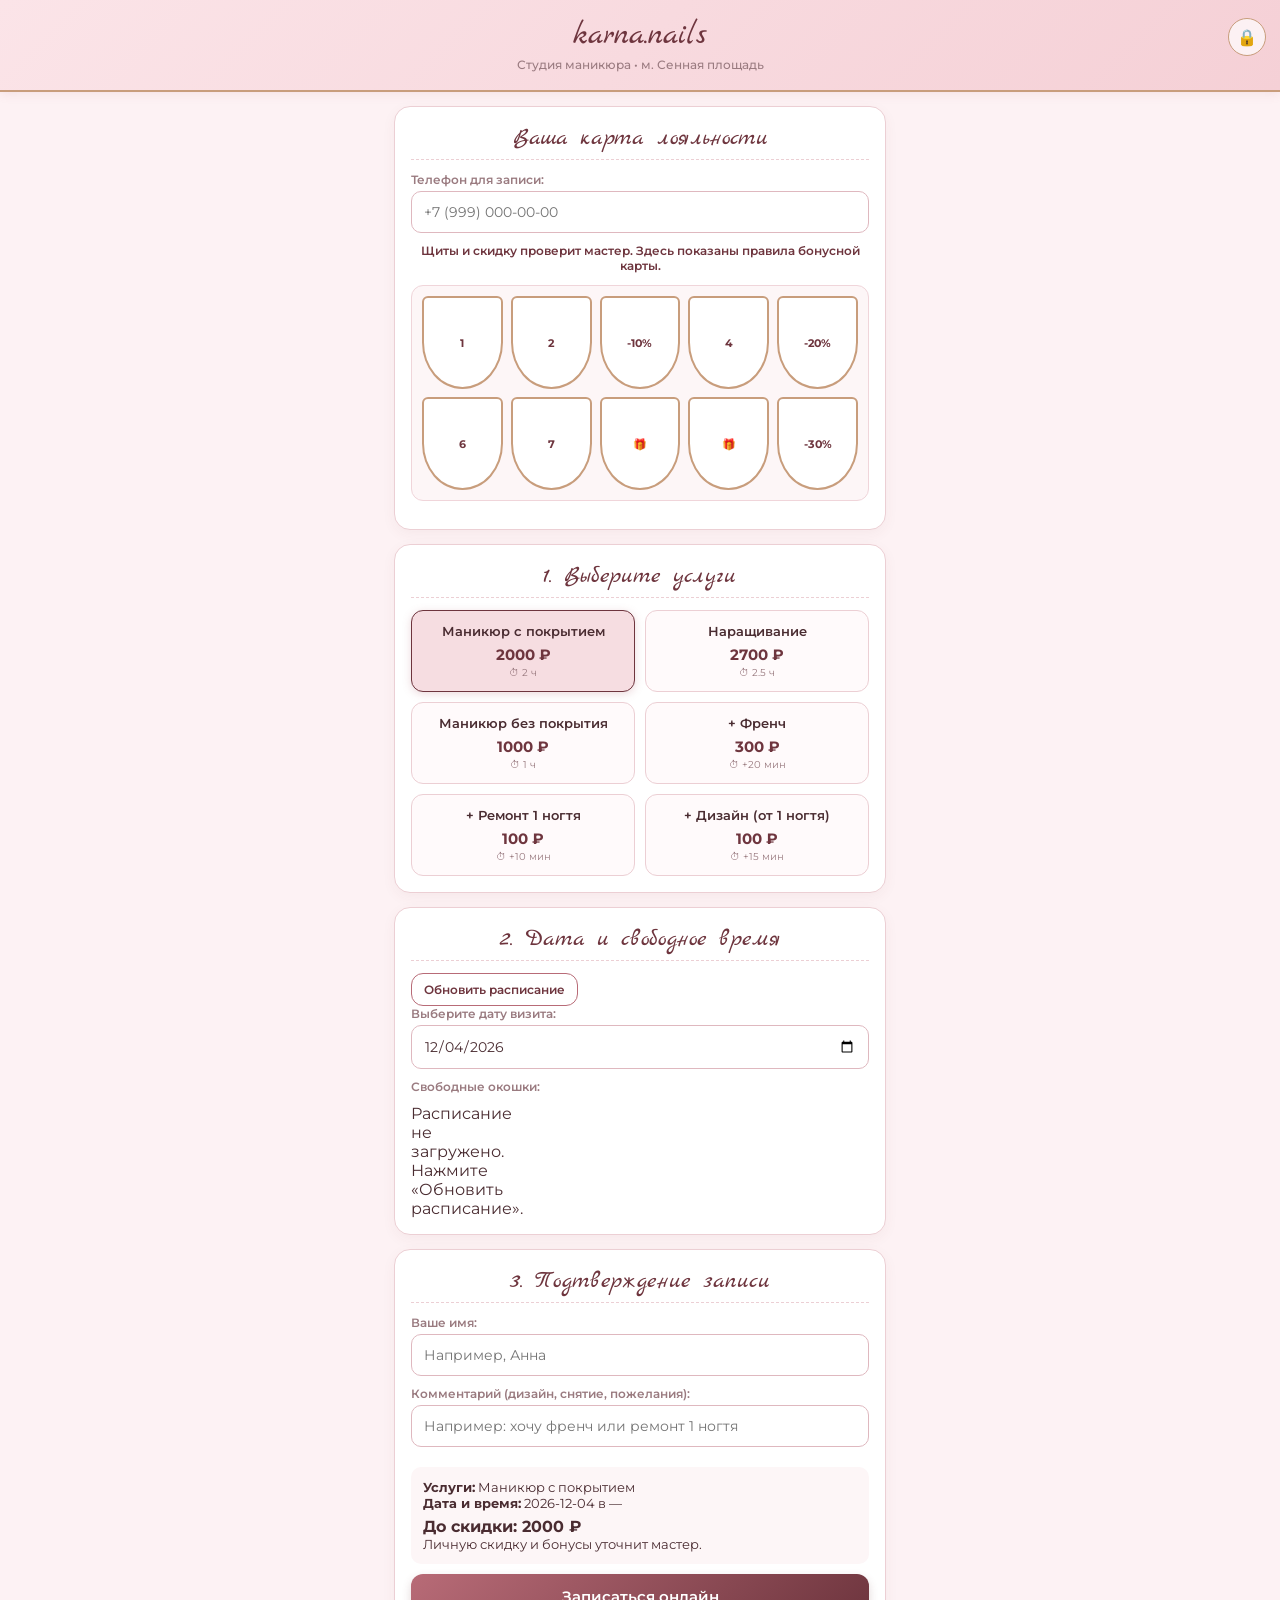
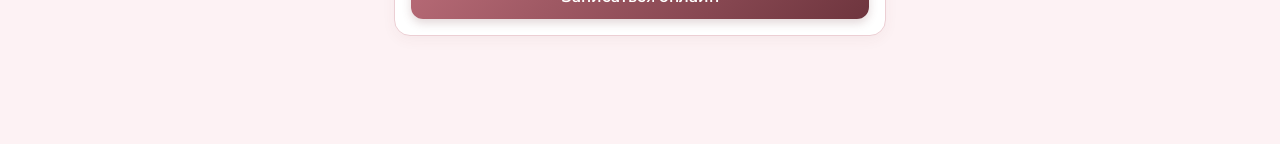
<file: index.html>
<!DOCTYPE html>
<html lang="ru">
<head>
  <meta charset="UTF-8">
  <meta name="referrer" content="no-referrer">
  <meta name="viewport" content="width=device-width, initial-scale=1.0, maximum-scale=1.0, user-scalable=no">
  <title>karna.nails — Онлайн-запись и CRM</title>
  <link href="https://fonts.googleapis.com/css2?family=Marck+Script&family=Montserrat:wght@400;500;600;700&display=swap" rel="stylesheet">
  <link rel="stylesheet" href="styles.css?v=portfolio-classic-1">
  <script src="https://accounts.google.com/gsi/client" async defer></script>
  <script src="app.js?v=portfolio-1" defer></script>
</head>
<body>
<dialog id="adminLoginDialog">
  <form method="dialog">
    <h2>Вход мастера через Google</h2>
    <p>Выберите разрешённый аккаунт Антона или Карины.</p>
    <div id="googleSignInButton" aria-label="Вход через Google"></div>
    <button class="btn btn-outline" value="cancel">Отмена</button>
  </form>
</dialog>
<dialog id="galleryLightbox" class="gallery-lightbox">
  <form method="dialog"><button class="gallery-lightbox-close" aria-label="Закрыть">✕</button></form>
  <img id="galleryLargeImage" alt="Пример работы мастера">
  <p id="galleryLargeCaption"></p>
</dialog>

<header>
  <h1 class="script-font">karna.nails</h1>
  <p>Студия маникюра • м. Сенная площадь</p>
  <div id="adminBadge" class="mode-badge hidden">Режим Мастера (Админ)</div>
  <button class="lock-btn" data-action="toggleAdminMode" title="Вход для мастера">🔒</button>
</header>

<div class="container">

  <!-- ==================== РЕЖИМ КЛИЕНТА (ОНЛАЙН-ЗАПИСЬ) ==================== -->
  <div id="clientView">

    <!-- Шаг 1: Проверка карты лояльности по телефону -->
    <div class="card">
      <div class="card-title script-font">Ваша карта лояльности</div>
      <label>Телефон для записи:</label>
      <input type="tel" id="clientPhoneCheck" placeholder="+7 (999) 000-00-00" data-input-action="renderClientLoyalty">
      <div id="clientLoyaltyStatus" class="loyalty-status">
        Щиты и скидку проверит мастер.
      </div>
      <div class="shields-grid" id="clientShieldsGrid"></div>
    </div>

    <!-- Шаг 2: Выбор услуг -->
    <div class="card">
      <div class="card-title script-font">1. Выберите услуги</div>
      <div class="service-grid" id="clientServicesGrid"></div>
    </div>

    <!-- Шаг 3: Выбор даты и свободного времени -->
    <div class="card">
      <div class="card-title script-font">2. Дата и свободное время</div>
      <button class="btn btn-outline" data-action="syncFromCloud">Обновить расписание</button>
      <label>Выберите дату визита:</label>
      <input type="date" id="clientDate" data-change-action="renderClientSlots">
      <label>Свободные окошки:</label>
      <div class="slots-grid" id="clientSlotsGrid"></div>
    </div>

    <!-- Шаг 4: Оформление -->
    <div class="card">
      <div class="card-title script-font">3. Подтверждение записи</div>
      <label>Ваше имя:</label>
      <input type="text" id="clientName" placeholder="Например, Анна">
      <label>Комментарий (дизайн, снятие, пожелания):</label>
      <input type="text" id="clientNote" placeholder="Например: хочу френч или ремонт 1 ногтя">

      <div id="clientSummaryBox" class="booking-summary">
        Выберите услугу и время выше
      </div>

      <button class="btn" data-action="submitClientBooking">Записаться онлайн</button>
    </div>

    <div class="card gallery-card hidden" id="clientGalleryCard">
      <div class="card-title script-font">Примеры наших работ</div>
      <div class="gallery-grid" id="clientGalleryGrid"></div>
    </div>
  </div>

  <!-- ==================== РЕЖИМ АДМИНА (МАСТЕР) ==================== -->
  <div id="adminView" class="hidden">
    <!-- Управление плавающим графиком -->
    <div class="schedule-editor">
      <h3>🗓 Настройка рабочих часов</h3>
      <p class="schedule-help">Выберите дату и впишите доступное время через запятую (например: 12:00, 15:30, 18:00). Если оставить поле пустым, день станет выходным.</p>
      <input type="date" id="adminScheduleDate" data-change-action="loadScheduleForDate" class="schedule-date">
      <input type="text" id="adminScheduleSlots" placeholder="10:00, 12:00..." class="schedule-slots">
      <button data-action="saveScheduleForDate" class="schedule-save-button">Сохранить день</button>
      <span id="scheduleSaveStatus" class="schedule-save-status hidden">Сохранено! ✓</span>
    </div>

    <!-- ВКЛАДКА 1: КАЛЕНДАРЬ И ЗАПИСИ -->
    <div id="tabSchedule">
      <div class="card">
        <div class="card-title script-font">Расписание и Запись</div>
        <div class="schedule-filter">
          <input type="date" id="adminDateFilter" data-change-action="renderAdminSchedule" class="no-bottom-margin">
          <button class="btn btn-outline btn-sm" data-action="showAllDates">Все дни</button>
        </div>
        <div id="adminAppointmentsList"></div>
      </div>

      <div class="card">
        <div class="card-title script-font">Записать клиента вручную</div>
        <label>Имя клиентки:</label>
        <input type="text" id="admClientName" placeholder="Имя">
        <label>Телефон:</label>
        <input type="tel" id="admClientPhone" placeholder="+7 (999) 000-00-00">
        <div class="form-grid">
          <div>
            <label>Дата:</label>
            <input type="date" id="admDate">
          </div>
          <div>
            <label>Время:</label>
            <select id="admTime">
              <option value="10:00">10:00</option>
              <option value="12:30">12:30</option>
              <option value="15:00">15:00</option>
              <option value="17:30">17:30</option>
              <option value="20:00">20:00</option>
            </select>
          </div>
        </div>
        <label>Основная услуга:</label>
        <select id="admService"></select>
        <label>Тип прайса:</label>
        <select id="admPriceMode">
          <option value="new">Новый прайс (Центр — 2000 ₽ покрытие)</option>
          <option value="old">Старый прайс (Переходный — 1650 ₽ покрытие)</option>
        </select>
        <button class="btn" data-action="addAdminBooking">Добавить запись в календарь</button>
      </div>
    </div>

    <!-- ВКЛАДКА 2: КЛИЕНТЫ И КАРТЫ ЛОЯЛЬНОСТИ -->
    <div id="tabClients" class="hidden">
      <div class="card">
        <div class="card-title script-font">База клиентов и 10 щитов</div>
        <p class="loyalty-help">
          3 визит: -10% • 5 визит: -20% • 8 и 9 визит: 🎁 Подарок • 10 визит: -30%
        </p>
        <div id="adminClientsList"></div>
      </div>
    </div>

    <!-- ВКЛАДКА 3: СКЛАД И ЗАКУПКИ -->
    <div id="tabInventory" class="hidden">
      <div class="card hidden">
        <div class="card-title script-font">Старые настройки себестоимости</div>
        <p class="legacy-cost-help">Для новых расчётов используется каталог ниже. Эти прежние настройки сохранены для совместимости.</p>
        <div class="form-grid">
          <div>
            <label>Одноразовый набор (пилка, баф, пакет), ₽:</label>
            <input type="number" id="costDisposable" value="65" data-change-action="saveSettings">
          </div>
          <div>
            <label>Порция базы/геля/топа (покрытие), ₽:</label>
            <input type="number" id="costGel" value="85" data-change-action="saveSettings">
          </div>
          <div>
            <label>Порция для наращивания (формы+гель), ₽:</label>
            <input type="number" id="costExt" value="160" data-change-action="saveSettings">
          </div>
          <div>
            <label>Себестоимость подарка (8-9 визит), ₽:</label>
            <input type="number" id="costGift" value="50" data-change-action="saveSettings">
          </div>
        </div>
      </div>

      <!-- Каталог и остатки материалов -->
      <div class="card">
        <div class="card-title script-font">Склад: материалы и остатки</div>
        <p class="inventory-help">
          Цена указана за упаковку. Остатки — в штуках/мл. Все 18 позиций начинают с нуля.
          Нормы расхода можно менять для каждой услуги. Многоразовые инструменты не списываются автоматически.
        </p>
        <button class="btn inventory-add-button" data-action="addInventoryItem">+ Добавить материал</button>
        <div id="inventoryCatalog"></div>
      </div>

      <div class="card">
        <div class="card-title script-font">Журнал закупок (Гели, Фрезы, Аренда)</div>
        <label>Что купили / оплатили:</label>
        <input type="text" id="expTitle" placeholder="Напр.: Партия гель-лаков и топ">
        <div class="form-grid">
          <div>
            <label>Сумма (₽):</label>
            <input type="number" id="expAmount" placeholder="2500">
          </div>
          <div>
            <label>Категория:</label>
            <select id="expCat">
              <option value="Материалы (гели/лаки)">Материалы (гели/лаки)</option>
              <option value="Расходники (пилки/перчатки)">Расходники</option>
              <option value="Инвентарь и фрезы">Инвентарь и фрезы</option>
              <option value="Аренда кабинета (Сенная)">Аренда на Сенной</option>
              <option value="Подарки клиентам">Подарки (8-9 визит)</option>
            </select>
          </div>
        </div>
        <button class="btn" data-action="addExpense">Внести расход в чеки</button>
        <div id="expensesList" class="expenses-list"></div>
      </div>
    </div>

    <!-- ВКЛАДКА 4: ФИНАНСЫ И GOOGLE ТАБЛИЦА -->
    <div id="tabFinance" class="hidden">
      <div class="card">
        <div class="card-title script-font">Финансы и Чистая прибыль</div>
        <div class="stat-row">
          <div class="stat-box">
            <div class="metric-label">Выручка (проведённые визиты)</div>
            <div class="stat-val" id="finGross">0 ₽</div>
          </div>
          <div class="stat-box">
            <div class="metric-label">Чистая с процедур</div>
            <div class="stat-val text-success" id="finNetOp">0 ₽</div>
          </div>
        </div>
        <div class="stat-row">
          <div class="stat-box">
            <div class="metric-label">Чеки закупок и аренда</div>
            <div class="stat-val text-danger" id="finExpenses">0 ₽</div>
          </div>
          <div class="stat-box">
            <div class="metric-label">Реальный остаток (Cash Flow)</div>
            <div class="stat-val" id="finCashFlow">0 ₽</div>
          </div>
        </div>
      </div>

      <div class="card">
        <div class="card-title script-font">Связь с Google Таблицей</div>
        <label>URL веб-приложения Google Apps Script:</label>
        <input type="url" id="gasUrlInput" readonly placeholder="Адрес задан в app.js">
        <div class="action-row">
          <button class="btn btn-outline flex-fill" data-action="syncFromCloud">🔄 Загрузить из Таблицы</button>
          <button class="btn flex-fill" data-action="syncToCloud">☁️ Выгрузить в Таблицу</button>
        </div>
        <p id="syncStatus" class="sync-status"></p>
      </div>
    </div>

    <!-- ГАЛЕРЕЯ МАСТЕРА -->
    <div id="tabGallery" class="hidden">
      <div class="card">
        <div class="card-title script-font">📸 Мои работы</div>
        <p class="gallery-help">Добавленные фотографии увидят посетители сайта. Файл хранится отдельно от клиентской базы.</p>
        <label for="galleryPhotoFile">Фотография (JPG, PNG или WebP):</label>
        <input type="file" id="galleryPhotoFile" accept="image/jpeg,image/png,image/webp">
        <label for="galleryPhotoCaption">Подпись (необязательно):</label>
        <input type="text" id="galleryPhotoCaption" maxlength="120" placeholder="Например: нежный френч">
        <button class="btn" data-action="uploadGalleryPhoto">+ Добавить фотографию</button>
        <p id="galleryUploadStatus" class="sync-status" role="status"></p>
        <div class="gallery-grid" id="adminGalleryGrid"></div>
      </div>
    </div>

    <!-- Нижняя панель навигации Мастера -->
    <div class="admin-nav">
      <button class="nav-tab active" data-action="switchAdminTab" data-tab="Schedule">📅<span>Записи</span></button>
      <button class="nav-tab" data-action="switchAdminTab" data-tab="Clients">🛡️<span>Карты (10)</span></button>
      <button class="nav-tab" data-action="switchAdminTab" data-tab="Inventory">💅<span>Склад</span></button>
      <button class="nav-tab" data-action="switchAdminTab" data-tab="Finance">💰<span>Прибыль</span></button>
      <button class="nav-tab" data-action="switchAdminTab" data-tab="Gallery">📸<span>Фото</span></button>
    </div>

  </div>
</div>


</body>
</html>
</file>
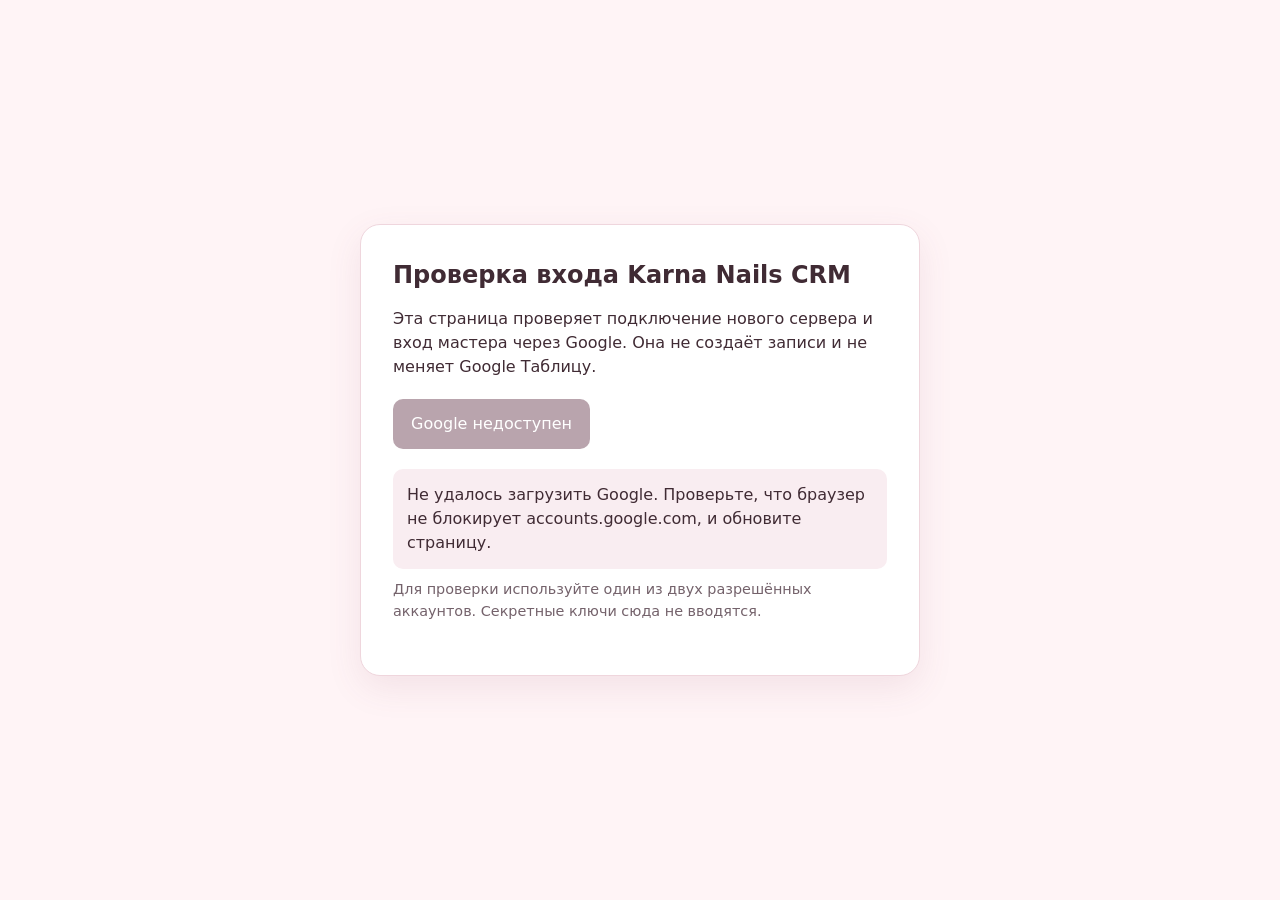
<file: oauth-check.html>
<!DOCTYPE html>
<html lang="ru">
<head>
  <meta charset="utf-8">
  <meta name="viewport" content="width=device-width, initial-scale=1">
  <meta name="referrer" content="no-referrer">
  <meta name="robots" content="noindex,nofollow">
  <title>Karna Nails CRM — проверка входа</title>
  <style>
    * { box-sizing: border-box; }
    body { margin: 0; min-height: 100vh; display: grid; place-items: center; font: 16px/1.5 system-ui, sans-serif; background: #fff4f6; color: #402b34; }
    main { width: min(560px, calc(100% - 32px)); padding: 32px; border: 1px solid #efd6dd; border-radius: 20px; background: #fff; box-shadow: 0 12px 35px #8b49631a; }
    h1 { margin: 0 0 14px; font-size: 1.5rem; }
    p { margin: 10px 0 20px; }
    button { font: inherit; border: 0; border-radius: 10px; padding: 13px 18px; color: white; background: #85435d; cursor: pointer; }
    button:disabled { background: #b9a4ad; cursor: wait; }
    #status { margin-top: 20px; padding: 14px; border-radius: 10px; background: #f9edf1; overflow-wrap: anywhere; }
    .note { font-size: .9rem; color: #74626b; }
  </style>
  <script src="https://accounts.google.com/gsi/client" async defer></script>
</head>
<body>
  <main>
    <h1>Проверка входа Karna Nails CRM</h1>
    <p>Эта страница проверяет подключение нового сервера и вход мастера через Google. Она не создаёт записи и не меняет Google Таблицу.</p>
    <button id="login" type="button" disabled>Загрузка Google…</button>
    <div id="status" role="status" aria-live="polite">Ожидание подключения Google.</div>
    <p class="note">Для проверки используйте один из двух разрешённых аккаунтов. Секретные ключи сюда не вводятся.</p>
  </main>
  <script>
    'use strict';
    (() => {
      const CLIENT_ID = '625823076976-h393alfat9afn1k239udolvna9i8je1q.apps.googleusercontent.com';
      const ENDPOINT = 'https://script.google.com/macros/s/AKfycbyHKb4QKnoBrtZPRBL8necjn8G0iuEo6W49OyRk2omf8ghS4HLGVEjt_E2cKOkla24eJw/exec';
      const button = document.getElementById('login');
      const status = document.getElementById('status');
      let client;

      function message(text) { status.textContent = text; }

      async function request(action, fields = {}) {
        const controller = new AbortController();
        const timeout = setTimeout(() => controller.abort(), 30000);
        try {
          const response = await fetch(ENDPOINT, {
            method: 'POST',
            headers: { 'Content-Type': 'text/plain;charset=utf-8' },
            body: JSON.stringify({ action, ...fields }),
            credentials: 'omit',
            cache: 'no-store',
            signal: controller.signal
          });
          if (!response.ok) throw new Error('HTTP_' + response.status);
          const result = await response.json();
          if (!result || result.ok !== true) throw new Error(result?.error || 'SERVER_ERROR');
          return result;
        } finally { clearTimeout(timeout); }
      }

      async function handleCode(result) {
        if (!result?.code) {
          message('Google не предоставил код входа. ' + (result?.error || ''));
          return;
        }
        button.disabled = true;
        message('Google подтвердил выбор аккаунта. Проверяю доступ к CRM…');
        let token = '';
        let stage = 'googleCodeLogin';
        try {
          const login = await request('googleCodeLogin', { code: result.code });
          token = login.token;
          if (typeof token !== 'string' || !token) throw new Error('NO_SESSION');
          stage = 'adminRead';
          const snapshot = await request('adminRead', { token });
          if (!snapshot.data || !snapshot.revision) throw new Error('INVALID_RESPONSE');
          message('✅ Вход мастера работает. Новый сервер разрешил доступ к CRM. Записи клиентов не менялись.');
        } catch (error) {
          message('❌ Ошибка на этапе ' + stage + ': ' + (error?.message || 'Ошибка соединения') + '. Отправьте мне этот текст, без личных данных и кодов.');
        } finally {
          if (token) {
            try { await request('logout', { token }); } catch (_) { /* Session expires automatically. */ }
          }
          button.disabled = false;
        }
      }

      window.addEventListener('load', () => {
        if (!window.google?.accounts?.oauth2?.initCodeClient) {
          message('Не удалось загрузить Google. Проверьте, что браузер не блокирует accounts.google.com, и обновите страницу.');
          button.textContent = 'Google недоступен';
          return;
        }
        client = google.accounts.oauth2.initCodeClient({
          client_id: CLIENT_ID,
          scope: 'openid email profile',
          ux_mode: 'popup',
          select_account: true,
          callback: handleCode,
          error_callback: response => message('Google не смог открыть окно входа: ' + (response?.type || 'UNKNOWN_ERROR'))
        });
        button.disabled = false;
        button.textContent = 'Проверить вход через Google';
        message('Готово к проверке. Нажмите кнопку и выберите свой Google-аккаунт.');
      });
      button.addEventListener('click', () => {
        if (!client) return;
        message('Открываю окно Google…');
        client.requestCode();
      });
    })();
  </script>
</body>
</html>
</file>
<file: styles.css>
:root {
  --bg-pink: #fdf2f4;
  --card-bg: #ffffff;
  --accent: #b86b77;
  --accent-dark: #6e353e;
  --accent-light: #f6dde1;
  --gold: #c89d7c;
  --text: #4a2c31;
  --muted: #9a7b80;
  --green: #2e7d32;
  --danger: #c62828;
}
* { box-sizing: border-box; margin: 0; padding: 0; font-family: 'Montserrat', sans-serif; }
body { background: var(--bg-pink); color: var(--text); padding-bottom: 80px; }
.script-font { font-family: 'Marck Script', cursive; }

/* Шапка */
header {
  background: linear-gradient(135deg, #fbe4e8 0%, #f5d0d6 100%);
  padding: 18px 16px;
  text-align: center;
  position: relative;
  border-bottom: 2px solid var(--gold);
  box-shadow: 0 2px 10px rgba(184,107,119,0.12);
}
header h1 { font-size: 32px; color: var(--accent-dark); font-weight: normal; line-height: 1.1; }
header p { font-size: 12px; color: var(--muted); margin-top: 4px; font-weight: 500; }
.lock-btn {
  position: absolute; right: 14px; top: 18px;
  background: rgba(255,255,255,0.7); border: 1px solid var(--gold);
  border-radius: 50%; width: 38px; height: 38px;
  font-size: 16px; cursor: pointer; display: flex; align-items: center; justify-content: center;
}
.mode-badge {
  display: inline-block; background: var(--accent-dark); color: #fff;
  font-size: 10px; padding: 3px 8px; border-radius: 10px; margin-top: 4px; text-transform: uppercase;
}

.container { max-width: 520px; margin: 0 auto; padding: 14px; }

/* Карточки */
.card {
  background: var(--card-bg);
  border: 1px solid #eccfd4;
  border-radius: 16px;
  padding: 16px;
  margin-bottom: 14px;
  box-shadow: 0 4px 14px rgba(110,53,62,0.05);
}
.card-title {
  font-size: 24px; color: var(--accent-dark); margin-bottom: 12px;
  text-align: center; border-bottom: 1px dashed #eccfd4; padding-bottom: 6px;
}

/* Услуги (Витрина клиента) */
.service-grid { display: grid; grid-template-columns: 1fr 1fr; gap: 10px; }
.service-item {
  border: 1.5px solid #eccfd4; border-radius: 12px; padding: 12px 10px;
  text-align: center; cursor: pointer; transition: 0.2s; background: #fffafb;
  position: relative;
}
.service-item.selected {
  border-color: var(--accent-dark); background: var(--accent-light);
  box-shadow: 0 2px 8px rgba(184,107,119,0.25);
}
.service-name { font-size: 13px; font-weight: 600; margin-bottom: 6px; color: var(--text); }
.service-price { font-size: 15px; font-weight: 700; color: var(--accent-dark); }
.service-dur { font-size: 10px; color: var(--muted); margin-top: 2px; }

/* Слоты времени */
.slots-grid { display: grid; grid-template-columns: repeat(4, 1fr); gap: 8px; margin-top: 10px; }
.slot-btn {
  padding: 10px 4px; border-radius: 10px; border: 1px solid var(--gold);
  background: #fff; color: var(--text); font-weight: 600; font-size: 13px;
  cursor: pointer; text-align: center; transition: 0.2s;
}
.slot-btn.selected { background: var(--accent); color: #fff; border-color: var(--accent-dark); }
.slot-btn:disabled { background: #eee; color: #aaa; border-color: #ddd; cursor: not-allowed; text-decoration: line-through; }

/* Щиты лояльности */
.shields-grid {
  display: grid; grid-template-columns: repeat(5, 1fr); gap: 8px;
  margin: 12px 0; padding: 10px; background: #fdf6f7; border-radius: 12px; border: 1px solid #f0d5da;
}
.shield {
  aspect-ratio: 1 / 1.15;
  border: 2px solid var(--gold);
  border-radius: 6px 6px 50% 50%;
  display: flex; flex-direction: column; align-items: center; justify-content: center;
  font-size: 11px; font-weight: 700; color: var(--accent-dark);
  background: #fff; position: relative; text-align: center; padding: 2px;
}
.shield.done {
  background: linear-gradient(135deg, var(--accent) 0%, var(--accent-dark) 100%);
  color: #fff; border-color: var(--accent-dark);
}
.shield.next {
  border: 2px dashed var(--accent-dark);
  background: #fff0f3; animation: pulse 1.5s infinite;
}
@keyframes pulse { 0% { transform: scale(1); } 50% { transform: scale(1.05); } 100% { transform: scale(1); } }

/* Формы и кнопки */
input, select {
  width: 100%; padding: 11px 12px; border: 1px solid #dfb8bf;
  border-radius: 10px; font-size: 14px; margin-bottom: 10px; background: #fff; color: var(--text);
}
label { font-size: 12px; font-weight: 600; color: var(--muted); display: block; margin-bottom: 4px; }
.btn {
  width: 100%; padding: 13px; border: none; border-radius: 12px;
  background: linear-gradient(135deg, var(--accent) 0%, var(--accent-dark) 100%);
  color: #fff; font-size: 15px; font-weight: 600; cursor: pointer;
  box-shadow: 0 4px 10px rgba(110,53,62,0.2);
}
.btn-outline {
  background: #fff; color: var(--accent-dark); border: 1.5px solid var(--accent);
  box-shadow: none; padding: 8px 12px; font-size: 12px; width: auto;
}
.btn-sm { padding: 6px 10px; font-size: 11px; border-radius: 8px; width: auto; }

/* Навигация админа */
.admin-nav {
  position: fixed; bottom: 0; left: 0; right: 0;
  background: #fff; border-top: 1px solid #eccfd4;
  display: flex; justify-content: space-around; padding: 8px 0; z-index: 100;
}
.nav-tab {
  background: none; border: none; color: var(--muted); font-size: 11px;
  font-weight: 600; cursor: pointer; display: flex; flex-direction: column; align-items: center; gap: 3px;
}
.nav-tab.active { color: var(--accent-dark); }

/* Метрики и списки */
.stat-row { display: grid; grid-template-columns: 1fr 1fr; gap: 10px; margin-bottom: 12px; }
.stat-box { background: #fdf6f7; padding: 12px; border-radius: 12px; border: 1px solid #f0d5da; text-align: center; }
.stat-val { font-size: 18px; font-weight: 700; color: var(--accent-dark); margin-top: 4px; }
.appt-item {
  border-left: 4px solid var(--accent); background: #fffafb;
  padding: 12px; border-radius: 10px; margin-bottom: 10px; border: 1px solid #f0d5da; border-left-width: 4px;
}
.appt-item.completed { border-left-color: var(--green); background: #f4fbf5; }
.booking-day { border:1px solid #f0d5da; border-radius:10px; margin-bottom:10px; overflow:hidden; background:#fff; }
.booking-day > summary { display:flex; align-items:center; justify-content:space-between; gap:10px; padding:12px; cursor:pointer; color:var(--accent-dark); font-weight:700; background:#fff5f7; }
.booking-day > summary::marker { color:var(--accent-dark); }
.booking-day-count { font-size:12px; color:var(--muted); font-weight:600; white-space:nowrap; }
.booking-day-list { padding:10px 10px 0; }
.booking-day-list .appt-item { margin-bottom:10px; }

.badge { padding: 3px 7px; border-radius: 6px; font-size: 10px; font-weight: 700; }
.badge-bonus { background: #ffe0e6; color: var(--accent-dark); }
.badge-profit { background: #e8f5e9; color: var(--green); }
.hidden { display: none !important; }

/* Стили форм и динамических карточек */
.loyalty-status { font-size:12px; text-align:center; color:var(--accent-dark); font-weight:600; margin-bottom:6px; }
.booking-summary { background:#fdf6f7; padding:12px; border-radius:10px; margin:10px 0; font-size:13px; }
.schedule-editor { background: #f0f8ff; padding: 15px; border-radius: 8px; margin-bottom: 20px; }
.schedule-help { font-size: 0.9em; color: #555; }
.schedule-date { padding: 8px; margin-right: 10px; }
.schedule-slots { padding: 8px; width: 200px; }
.schedule-save-button { padding: 8px 15px; background: #28a745; color: white; border: none; border-radius: 4px; cursor: pointer; }
.schedule-save-status { color:green; margin-left:10px; display:inline; }
.schedule-filter { display:flex; gap:8px; align-items:center; margin-bottom:10px; }
.no-bottom-margin { margin-bottom:0; }
.form-grid { display:grid; grid-template-columns:1fr 1fr; gap:8px; }
.loyalty-help { font-size:11px; color:var(--muted); margin-bottom:12px; text-align:center; }
.legacy-cost-help { font-size:11px; color:var(--muted); margin-bottom:10px; }
.inventory-help { font-size:12px; color:var(--muted); margin-bottom:12px; }
.inventory-add-button { margin-bottom:12px; }
.expenses-list { margin-top:14px; }
.metric-label { font-size:11px; color:var(--muted); }
.text-success { color:var(--green); }
.text-danger { color:var(--danger); }
.action-row { display:flex; gap:8px; }
.flex-fill { flex:1; }
.sync-status { font-size:11px; color:var(--muted); margin-top:8px; text-align:center; }
.inventory-card { margin-bottom:9px; }
.inventory-heading { display:flex;justify-content:space-between;gap:8px;align-items:start; }
.text-body { font-size:13px; }
.inventory-stock { font-size:12px; white-space:nowrap; }
.inventory-details { font-size:11px;color:var(--muted);margin:6px 0; }
.inventory-actions { display:flex;gap:5px;flex-wrap:wrap; }
.text-small { font-size:12px; }
.day-off { color:#555; text-align:center; grid-column: 1 / -1; padding:10px; }
.loyalty-label { color:var(--accent-dark); font-weight:600; }
.summary-total { font-size:16px; margin-top:6px; }
.summary-original-price { color:#999; font-size:12px; }
.empty-schedule { text-align:center; color:var(--muted); font-size:13px; }
.item-heading { display:flex; justify-content:space-between; align-items:center; }
.appointment-details { font-size:12px; color:var(--muted); margin:4px 0; }
.appointment-note { font-size:11px; background:#fff; padding:4px 8px; border-radius:6px; margin:4px 0; }
.appointment-footer { display:flex; justify-content:space-between; align-items:center; margin-top:8px; flex-wrap:wrap; gap:6px; }
.compact-actions { display:flex; gap:6px; flex-wrap:wrap; }
.complete-appointment-button { background:var(--green); }
.payment-status { font-size:11px; color:var(--green); font-weight:700; }
.danger-button { color:var(--danger); border-color:var(--danger); }
.client-next-visit { font-size:12px; color:var(--accent-dark); margin-top:4px; font-weight:600; }
.client-actions { display:flex; gap:8px; margin-top:10px; }
.expense-row { display:flex; justify-content:space-between; padding:8px 0; border-bottom:1px solid #f0d5da; font-size:13px; }
.expense-category { color:var(--muted); font-size:11px; }
.expense-amount { color:var(--danger); font-weight:600; }
.text-accent { color:var(--accent-dark); }

/* Портфолио: одинаково удобно смотреть снимки на телефоне и компьютере. */
.gallery-grid { display:grid; grid-template-columns:repeat(2,minmax(0,1fr)); gap:12px; margin-top:16px; }
.gallery-tile { position:relative; min-width:0; overflow:hidden; background:#fff9fa; border:1px solid #efd9dd; border-radius:14px; }
.gallery-image-button { position:relative; width:100%; aspect-ratio:1; display:block; border:0; padding:0; cursor:pointer; background:#f8e8eb; overflow:hidden; }
.gallery-image { position:absolute; inset:0; display:block; width:100%; height:100%; object-fit:cover; opacity:0; transition:opacity .2s ease, transform .2s ease; }
.gallery-image.loaded { opacity:1; }
.gallery-image-button:hover .gallery-image { transform:scale(1.035); }
.gallery-placeholder { position:absolute; inset:0; display:grid; place-items:center; height:100%; color:#aa8087; font-size:13px; padding:8px; }
.gallery-caption { padding:9px 10px; margin:0; font-size:12px; color:var(--accent-dark); overflow-wrap:anywhere; }
.gallery-remove { width:auto; margin:0 10px 10px; padding:6px 10px; font-size:12px; border:1px solid #e0abb4; border-radius:8px; background:white; color:#96394a; cursor:pointer; }
.gallery-help { font-size:13px; color:var(--muted); line-height:1.5; }
.gallery-empty { grid-column:1/-1; padding:20px; text-align:center; color:var(--muted); font-size:13px; background:#fff9fa; border-radius:12px; }
.gallery-lightbox { border:0; border-radius:16px; padding:20px; max-width:min(94vw,880px); max-height:92vh; background:#fff; box-shadow:0 12px 45px #310d1e40; }
.gallery-lightbox::backdrop { background:#220911d9; }
.gallery-lightbox img { display:block; max-width:100%; max-height:72vh; margin:auto; object-fit:contain; }
.gallery-lightbox p { margin:12px 25px 0; text-align:center; font-size:14px; color:var(--accent-dark); }
.gallery-lightbox-close { position:absolute; top:6px; right:8px; width:32px; height:32px; border:0; border-radius:50%; background:#f7e7eb; color:var(--accent-dark); cursor:pointer; }
@media (max-width:430px) { .nav-tab { font-size:10px; } }
</file>
